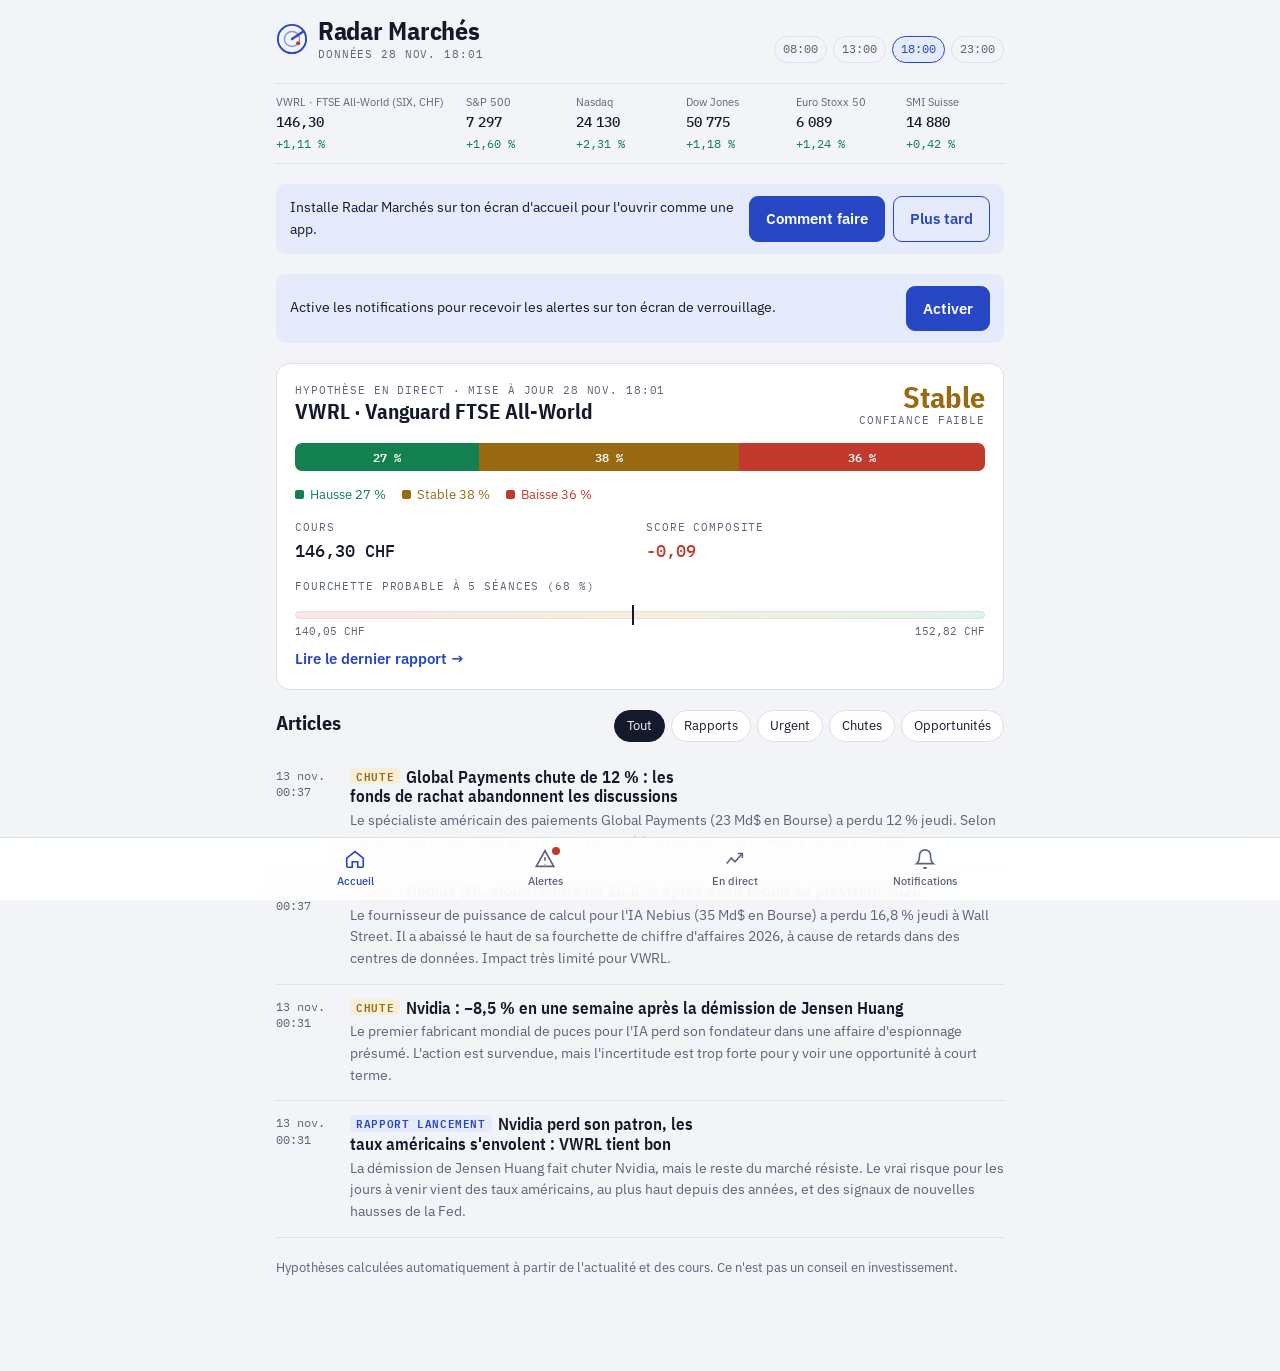
<file: index.html>
<!doctype html>
<html lang="fr">
<head>
<meta charset="utf-8">
<meta name="viewport" content="width=device-width,initial-scale=1,viewport-fit=cover">
<title>Radar Marchés</title>
<meta name="description" content="Rapports de marché, alertes urgentes et hypothèses calculées pour VWRL et tes favoris.">
<meta name="theme-color" content="#F3F4F7" media="(prefers-color-scheme: light)">
<meta name="theme-color" content="#0E1220" media="(prefers-color-scheme: dark)">
<meta name="apple-mobile-web-app-capable" content="yes">
<meta name="mobile-web-app-capable" content="yes">
<meta name="apple-mobile-web-app-title" content="Radar">
<meta name="apple-mobile-web-app-status-bar-style" content="default">
<link rel="manifest" href="manifest.webmanifest">
<link rel="icon" href="icons/icon.svg" type="image/svg+xml">
<link rel="apple-touch-icon" href="icons/apple-touch-icon.png">
<link rel="preconnect" href="https://fonts.googleapis.com">
<link rel="stylesheet" href="https://fonts.googleapis.com/css2?family=IBM+Plex+Mono:wght@400;500;600&family=IBM+Plex+Sans+Condensed:wght@500;600;700&family=IBM+Plex+Sans:wght@400;500;600&display=swap">
<link rel="stylesheet" href="style.css">
</head>
<body>
<div class="wrap">
  <header class="top">
    <a class="brand" href="#accueil" style="text-decoration:none;color:inherit">
      <svg width="32" height="32" viewBox="0 0 34 34" aria-hidden="true"><circle cx="17" cy="17" r="15" fill="none" stroke="var(--accent)" stroke-width="2"/><circle cx="17" cy="17" r="8" fill="none" stroke="var(--accent)" stroke-width="1.5" opacity=".55"/><path d="M17 17 L29 9" stroke="var(--accent)" stroke-width="2.4" stroke-linecap="round"/><circle cx="23.5" cy="21.5" r="2.2" fill="var(--down)"/></svg>
      <div><h1>Radar Marchés</h1><div class="label" id="updated">Chargement…</div></div>
    </a>
    <div class="editions" id="editions" aria-label="Rapports quotidiens (heure suisse)"></div>
  </header>
  <div class="tape" aria-label="Cotations"><div class="tape-in" id="tape"></div></div>
  <main id="view"></main>
</div>
<div class="tabbar">
  <nav aria-label="Navigation">
    <a href="#accueil" data-tab="accueil"><svg viewBox="0 0 24 24" fill="none" stroke="currentColor" stroke-width="1.8"><path d="M3 11l9-7 9 7v9a1 1 0 01-1 1h-5v-6h-6v6H4a1 1 0 01-1-1z"/></svg>Accueil</a>
    <a href="#alertes" data-tab="alertes"><svg viewBox="0 0 24 24" fill="none" stroke="currentColor" stroke-width="1.8"><path d="M12 3l9.5 17H2.5z"/><path d="M12 10v4M12 17.5v.5"/></svg>Alertes<span class="dot" id="alert-dot" hidden></span></a>
    <a href="#direct" data-tab="direct"><svg viewBox="0 0 24 24" fill="none" stroke="currentColor" stroke-width="1.8"><path d="M3 17l5-6 4 4 8-9"/><path d="M15 6h5v5"/></svg>En direct</a>
    <a href="#reglages" data-tab="reglages"><svg viewBox="0 0 24 24" fill="none" stroke="currentColor" stroke-width="1.8"><path d="M6 8a6 6 0 1112 0c0 7 3 9 3 9H3s3-2 3-9"/><path d="M10.3 21a1.94 1.94 0 003.4 0"/></svg>Notifications</a>
  </nav>
</div>
<script src="app.js"></script>
</body>
</html>
</file>
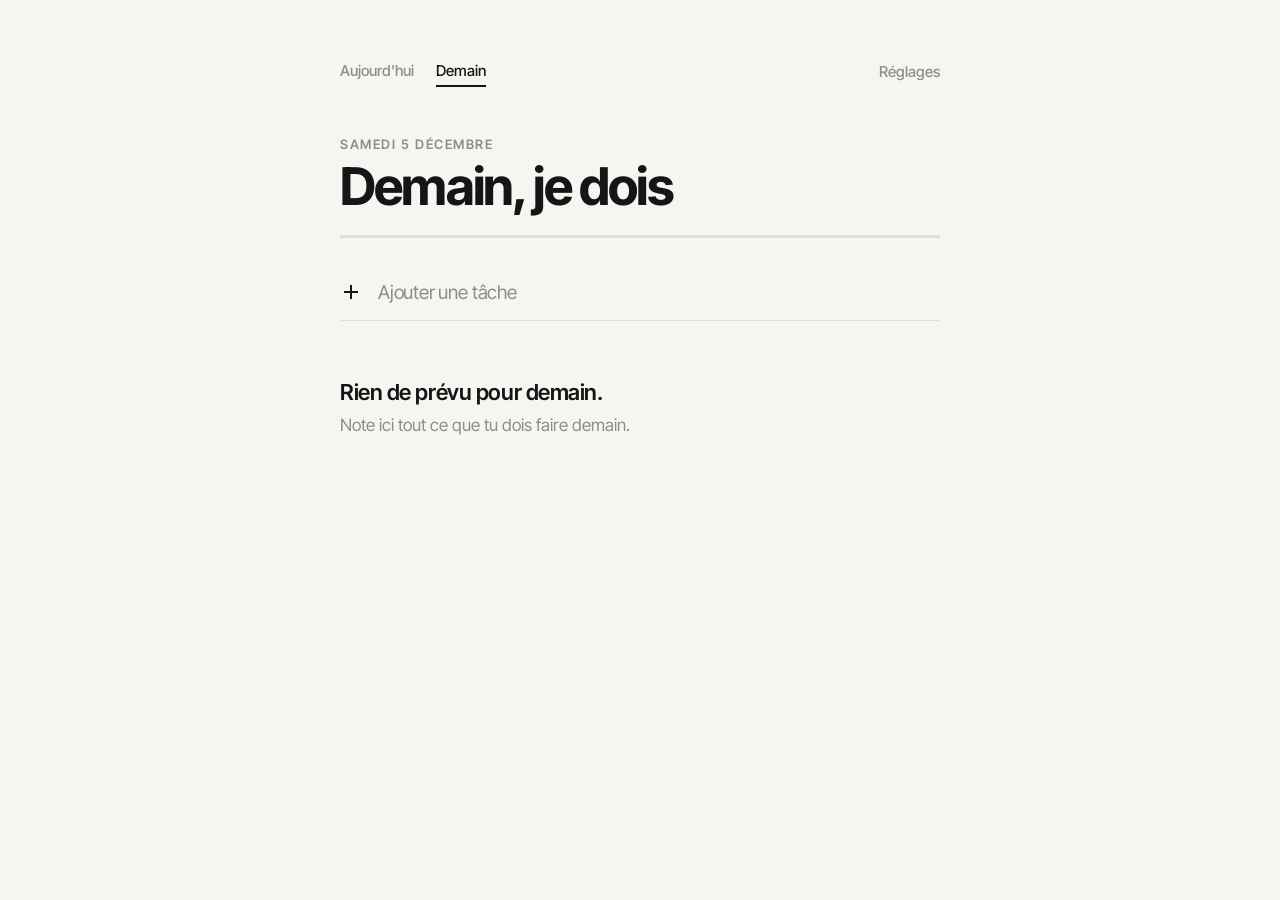
<file: demain/index.html>
<!doctype html>
<html lang="fr">
<head>
<meta charset="utf-8">
<meta name="viewport" content="width=device-width,initial-scale=1,viewport-fit=cover">
<title>Demain</title>
<meta name="description" content="Les choses à faire demain, sans oublier et sans reporter.">
<meta name="theme-color" content="#F6F5F1" media="(prefers-color-scheme: light)">
<meta name="theme-color" content="#111111" media="(prefers-color-scheme: dark)">
<meta name="apple-mobile-web-app-capable" content="yes">
<meta name="mobile-web-app-capable" content="yes">
<meta name="apple-mobile-web-app-title" content="Demain">
<meta name="apple-mobile-web-app-status-bar-style" content="default">
<link rel="manifest" href="manifest.webmanifest">
<link rel="icon" href="icons/icon.svg" type="image/svg+xml">
<link rel="apple-touch-icon" href="icons/apple-touch-icon.png">
<link rel="preconnect" href="https://fonts.googleapis.com">
<link rel="preconnect" href="https://fonts.gstatic.com" crossorigin>
<link rel="stylesheet" href="https://fonts.googleapis.com/css2?family=Inter+Tight:wght@400;500;600;700&display=swap">
<link rel="stylesheet" href="style.css">
</head>
<body>
<div class="app">
  <header class="top">
    <nav class="days" id="days" aria-label="Jour">
      <button type="button" data-day="today">Aujourd'hui</button>
      <button type="button" data-day="tomorrow">Demain</button>
    </nav>
    <button type="button" class="txt" id="open-settings">Réglages</button>
  </header>

  <section class="hero">
    <p class="date" id="date"></p>
    <div class="hero-row">
      <h1 id="title">Demain, je dois</h1>
      <p class="score" id="score" aria-label="Avancement"></p>
    </div>
    <div class="bar" aria-hidden="true"><i id="bar"></i></div>
  </section>

  <nav class="filters" id="filters" aria-label="Sections"></nav>

  <form class="add" id="add" autocomplete="off">
    <div class="add-line">
      <span class="add-plus" aria-hidden="true"></span>
      <input id="add-input" placeholder="Ajouter une tâche" aria-label="Nouvelle tâche" enterkeyhint="done">
    </div>
    <div class="add-opts">
      <div class="pick" id="add-prio" aria-label="Importance">
        <button type="button" data-v="0">Normal</button>
        <button type="button" data-v="1">Important</button>
        <button type="button" data-v="2">Urgent</button>
      </div>
      <label class="add-time">Rappel <input type="time" id="add-time" aria-label="Heure du rappel"></label>
      <button type="submit" class="go">Ajouter</button>
    </div>
  </form>

  <div id="nudge"></div>
  <main id="list" aria-live="polite"></main>
</div>

<!-- Panneau : modifier une tâche -->
<div class="panel-wrap" id="task-panel" hidden>
  <div class="scrim" data-close></div>
  <form class="panel" id="task-form" autocomplete="off">
    <div class="panel-top">
      <span class="kicker">Modifier</span>
      <button type="button" class="txt" data-close>Fermer</button>
    </div>
    <input class="in-title" name="title" placeholder="Tâche" required aria-label="Titre">
    <textarea class="in-note" name="note" rows="2" placeholder="Détails (facultatif)" aria-label="Détails"></textarea>

    <p class="label">Importance</p>
    <div class="pick" id="f-prio">
      <button type="button" data-v="0">Normal</button>
      <button type="button" data-v="1">Important</button>
      <button type="button" data-v="2">Urgent</button>
    </div>

    <p class="label">Rappel</p>
    <div class="line">
      <input type="time" name="remind" class="in-time" aria-label="Heure du rappel">
      <button type="button" class="txt muted" id="clear-remind">Aucun rappel</button>
    </div>

    <div id="f-section-wrap">
      <p class="label">Section</p>
      <div class="pick wrap" id="f-section"></div>
    </div>

    <div class="panel-actions">
      <button type="submit" class="go">Enregistrer</button>
      <button type="button" class="txt danger" id="delete-task">Supprimer</button>
    </div>
  </form>
</div>

<!-- Panneau : réglages -->
<div class="panel-wrap" id="settings-panel" hidden>
  <div class="scrim" data-close></div>
  <div class="panel">
    <div class="panel-top">
      <span class="kicker">Réglages</span>
      <button type="button" class="txt" data-close>Fermer</button>
    </div>

    <h2>Sections</h2>
    <p class="help">Facultatives. Sans section, tout est trié par importance.</p>
    <div id="sections-list"></div>
    <form class="line add-sec" id="add-section" autocomplete="off">
      <input class="in-line" name="secname" placeholder="Nouvelle section" maxlength="24" aria-label="Nouvelle section">
      <button type="submit" class="txt strong">Ajouter</button>
    </form>

    <h2>Pour ne rien oublier</h2>
    <label class="opt">
      <span><b>Récap du matin</b><small>La liste de ta journée, au réveil.</small></span>
      <input type="time" class="in-time" id="morning-time">
      <input type="checkbox" class="toggle" id="morning-on" aria-label="Activer le récap du matin">
    </label>
    <label class="opt">
      <span><b>Bilan du soir</b><small>Ce qu'il te reste à faire, s'il reste quelque chose.</small></span>
      <input type="time" class="in-time" id="evening-time">
      <input type="checkbox" class="toggle" id="evening-on" aria-label="Activer le bilan du soir">
    </label>

    <h2>Notifications</h2>
    <label class="field">
      <span>Sujet ntfy <small>(rappels même appli fermée)</small></span>
      <input class="in-line" id="ntfy-topic" placeholder="ex. demain-7k2p9xq" spellcheck="false" autocapitalize="off">
    </label>
    <p class="help">Installe l'appli ntfy (iPhone, Android ou PC) et abonne-toi à ce sujet. Le texte des rappels passe par ntfy.sh : choisis un sujet difficile à deviner.</p>
    <div class="line">
      <button type="button" class="txt strong" id="ntfy-test">Envoyer un test</button>
      <button type="button" class="txt strong" id="ask-notif">Notifications du navigateur</button>
    </div>
    <div class="line">
      <button type="button" class="txt strong" id="export-ics">Exporter les rappels de demain (.ics)</button>
    </div>
  </div>
</div>

<div class="toast" id="toast" role="status" hidden></div>

<script src="app.js"></script>
</body>
</html>
</file>
<file: style.css>
/* Colonne de lecture unique (760px max), bandeau de cotations en tête,
   barre d'onglets fixe en bas sur téléphone comme une app native. */
:root{
  --bg:#F3F4F7; --surface:#FFFFFF; --ink:#141A2B; --muted:#5B6478; --line:#DCE0E8;
  --accent:#2747C4; --accent-soft:#E6EBFB;
  --up:#13804F; --up-soft:#E2F4EA; --down:#C23A2B; --down-soft:#FBE7E4;
  --flat:#9A6A12; --flat-soft:#F8EFD9; --opp:#0F7C86; --opp-soft:#DDF2F3;
  --f-display:"IBM Plex Sans Condensed","Arial Narrow",system-ui,sans-serif;
  --f-body:"IBM Plex Sans",system-ui,-apple-system,"Segoe UI",sans-serif;
  --f-data:"IBM Plex Mono",ui-monospace,"SFMono-Regular",Menlo,monospace;
  --r:10px; --tabbar:62px;
  color-scheme:light;
}
@media (prefers-color-scheme:dark){:root{
  --bg:#0E1220; --surface:#161B2C; --ink:#E7EAF3; --muted:#98A1B6; --line:#2A3147;
  --accent:#8EA6FF; --accent-soft:#1F2A52;
  --up:#4CC98B; --up-soft:#123526; --down:#FF7F70; --down-soft:#3D1A17;
  --flat:#E1B458; --flat-soft:#3A2D10; --opp:#4FC9D3; --opp-soft:#0F3236; color-scheme:dark}}
*{box-sizing:border-box}
html{-webkit-text-size-adjust:100%}
body{margin:0;background:var(--bg);color:var(--ink);font-family:var(--f-body);font-size:15px;line-height:1.55;-webkit-tap-highlight-color:transparent}
.wrap{max-width:760px;margin:0 auto;padding-left:max(16px,env(safe-area-inset-left));padding-right:max(16px,env(safe-area-inset-right));padding-top:calc(16px + env(safe-area-inset-top));padding-bottom:calc(var(--tabbar) + 32px + env(safe-area-inset-bottom));display:flex;flex-direction:column;gap:20px}
h1,h2,h3{font-family:var(--f-display);text-wrap:balance;margin:0;line-height:1.15}
a{color:var(--accent)}
.num{font-family:var(--f-data);font-variant-numeric:tabular-nums}
.muted{color:var(--muted)}
.label{font-family:var(--f-data);font-size:11px;letter-spacing:.08em;text-transform:uppercase;color:var(--muted)}
button,input{font:inherit;color:inherit}
:focus-visible{outline:2px solid var(--accent);outline-offset:2px}
.up{color:var(--up)} .down{color:var(--down)} .flat{color:var(--flat)}

.top{display:flex;justify-content:space-between;align-items:flex-end;gap:12px;flex-wrap:wrap}
.brand{display:flex;align-items:center;gap:10px}
.brand h1{font-size:26px;font-weight:700;letter-spacing:-.01em}
.editions{display:flex;gap:6px;flex-wrap:wrap}
.ed{font-family:var(--f-data);font-size:12px;padding:3px 8px;border-radius:999px;border:1px solid var(--line);color:var(--muted)}
.ed.next{border-color:var(--accent);color:var(--accent);background:var(--accent-soft)}

.tape{overflow-x:auto;border-top:1px solid var(--line);border-bottom:1px solid var(--line);scrollbar-width:none}
.tape::-webkit-scrollbar{display:none}
.tape-in{display:flex;gap:22px;padding:10px 0;width:max-content}
.tk{display:flex;flex-direction:column;gap:1px;min-width:88px}
.tk .n{font-size:11px;color:var(--muted);white-space:nowrap}
.tk .p{font-family:var(--f-data);font-size:14px;font-weight:500}
.tk .c{font-family:var(--f-data);font-size:12px}

.alerts{display:flex;flex-direction:column;gap:8px}
.alert{display:grid;grid-template-columns:auto 1fr;gap:4px 12px;padding:12px 14px;border-radius:var(--r);text-decoration:none;color:var(--ink);border:1px solid transparent}
.alert .k{grid-row:span 2;font-family:var(--f-data);font-size:11px;font-weight:600;letter-spacing:.06em;padding:3px 7px;border-radius:5px;align-self:start;text-transform:uppercase}
.alert strong{font-weight:600;line-height:1.3}
.alert small{color:var(--muted)}
.t-urgent{background:var(--down-soft);border-color:color-mix(in srgb,var(--down) 35%,transparent)}
.t-urgent .k{background:var(--down);color:var(--surface)}
.t-chute{background:var(--flat-soft);border-color:color-mix(in srgb,var(--flat) 35%,transparent)}
.t-chute .k{background:var(--flat);color:var(--surface)}
.t-opportunite{background:var(--opp-soft);border-color:color-mix(in srgb,var(--opp) 35%,transparent)}
.t-opportunite .k{background:var(--opp);color:var(--surface)}

.card{background:var(--surface);border:1px solid var(--line);border-radius:14px;padding:18px;display:flex;flex-direction:column;gap:14px}
.hyp-head{display:flex;justify-content:space-between;align-items:flex-start;gap:12px;flex-wrap:wrap}
.hyp-head h2{font-size:21px}
.verdict{font-family:var(--f-display);font-weight:700;font-size:30px;line-height:1}
.prob{display:flex;height:28px;border-radius:7px;overflow:hidden;font-family:var(--f-data);font-size:12px;font-weight:600}
.prob div{display:flex;align-items:center;justify-content:center;color:var(--surface);min-width:0;white-space:nowrap;overflow:hidden}
.prob .pu{background:var(--up)} .prob .pf{background:var(--flat)} .prob .pd{background:var(--down)}
.legend{display:flex;gap:16px;flex-wrap:wrap;font-size:13px}
.legend span::before{content:"";display:inline-block;width:9px;height:9px;border-radius:2px;margin-right:6px;background:currentColor}
.stats{display:grid;grid-template-columns:repeat(auto-fit,minmax(130px,1fr));gap:12px}
.stat{display:flex;flex-direction:column;gap:2px}
.stat b{font-family:var(--f-data);font-size:17px;font-weight:500}
.range{position:relative;height:34px;margin-top:4px}
.range .bar{position:absolute;left:0;right:0;top:12px;height:8px;border-radius:4px;background:linear-gradient(90deg,var(--down-soft),var(--flat-soft),var(--up-soft));border:1px solid var(--line)}
.range .mk{position:absolute;top:6px;width:2px;height:20px;background:var(--ink);transform:translateX(-1px)}
.range .lo,.range .hi{position:absolute;top:24px;font-family:var(--f-data);font-size:11px;color:var(--muted)}
.range .hi{right:0}
.more{align-self:flex-start;font-weight:600;text-decoration:none}
.more::after{content:" →"}
.minis{display:grid;grid-template-columns:repeat(auto-fit,minmax(200px,1fr));gap:10px}
.mini{background:var(--surface);border:1px solid var(--line);border-radius:var(--r);padding:12px;display:flex;flex-direction:column;gap:8px}
.mini .prob{height:10px;font-size:0}

.section-h{display:flex;justify-content:space-between;align-items:baseline;gap:10px;flex-wrap:wrap}
.section-h h2{font-size:20px}
.chips{display:flex;gap:6px;flex-wrap:wrap}
.chip{border:1px solid var(--line);background:var(--surface);border-radius:999px;padding:5px 12px;font-size:13px;cursor:pointer}
.chip[aria-pressed="true"]{background:var(--ink);color:var(--bg);border-color:var(--ink)}
.feed{display:flex;flex-direction:column}
.item{display:grid;grid-template-columns:62px 1fr;gap:12px;padding:14px 0;border-bottom:1px solid var(--line);text-decoration:none;color:var(--ink)}
.item .when{font-family:var(--f-data);font-size:12px;color:var(--muted);line-height:1.35}
.item h3{font-size:17px;font-weight:600;margin-bottom:3px}
.item p{margin:0;color:var(--muted);font-size:14px;min-width:0}
.tag{display:inline-block;font-family:var(--f-data);font-size:10.5px;font-weight:600;letter-spacing:.06em;text-transform:uppercase;padding:2px 6px;border-radius:4px;margin-right:6px;vertical-align:2px}
.tag.rapport{background:var(--accent-soft);color:var(--accent)}
.tag.urgent{background:var(--down-soft);color:var(--down)}
.tag.chute{background:var(--flat-soft);color:var(--flat)}
.tag.opportunite{background:var(--opp-soft);color:var(--opp)}
.tag.actu,.tag.neutre{background:color-mix(in srgb,var(--muted) 15%,transparent);color:var(--muted)}
.tag.hausse{background:var(--up-soft);color:var(--up)}
.tag.baisse{background:var(--down-soft);color:var(--down)}
.empty{padding:22px;border:1px dashed var(--line);border-radius:var(--r);color:var(--muted);text-align:center}

.back{text-decoration:none;font-weight:600;align-self:flex-start}
.back::before{content:"← "}
.art{display:flex;flex-direction:column;gap:18px}
.art h1{font-size:28px;font-weight:700}
.chapeau{font-size:17px;line-height:1.6;margin:0}
.prose{max-width:65ch;display:flex;flex-direction:column;gap:16px}
.prose h2{font-size:19px;margin-top:6px}
.prose p{margin:0}
.factors{overflow-x:auto}
table{border-collapse:collapse;width:100%;font-size:13.5px}
th{text-align:left;font-weight:500;color:var(--muted);font-size:12px;padding:6px 8px;border-bottom:1px solid var(--line)}
td{padding:8px;border-bottom:1px solid var(--line);vertical-align:top}
.sig{display:flex;align-items:center;gap:6px;min-width:120px}
.sig .track{position:relative;flex:1;height:8px;background:color-mix(in srgb,var(--muted) 14%,transparent);border-radius:4px}
.sig .track i{position:absolute;top:0;bottom:0;border-radius:4px}
.sig .track::after{content:"";position:absolute;left:50%;top:-2px;bottom:-2px;width:1px;background:var(--muted)}
.srcs{display:flex;flex-direction:column;gap:4px;padding:0;margin:0;list-style:none}
.srcs li{display:flex;flex-direction:column;padding:8px 0;border-bottom:1px solid var(--line)}
.srcs li small{color:var(--muted)}
.rel{display:inline-flex;font-size:13px;padding:4px 10px;border-radius:999px;background:var(--accent-soft);color:var(--accent);align-self:flex-start}
.disclaimer{font-size:12.5px;color:var(--muted);margin:0}

.steps{margin:0;padding-left:20px;display:flex;flex-direction:column;gap:8px}
.field{display:flex;gap:8px;flex-wrap:wrap}
.field input{flex:1 1 180px;min-width:0;padding:10px 12px;border:1px solid var(--line);border-radius:8px;background:var(--surface);font-family:var(--f-data);font-size:13px}
.btn{display:inline-flex;align-items:center;justify-content:center;padding:10px 16px;border-radius:9px;border:1px solid var(--accent);background:var(--accent);color:var(--surface);font-weight:600;cursor:pointer;text-decoration:none}
.btn.ghost{background:transparent;color:var(--accent)}
.row{display:flex;gap:8px;flex-wrap:wrap}
.ok{color:var(--up);font-weight:600}
.banner{display:flex;gap:12px;align-items:center;justify-content:space-between;flex-wrap:wrap;padding:12px 14px;border-radius:var(--r);background:var(--accent-soft);color:var(--ink)}
.banner p{margin:0;font-size:14px;flex:1 1 220px}

.tabbar{position:fixed;left:0;right:0;bottom:0;z-index:20;background:color-mix(in srgb,var(--surface) 92%,transparent);backdrop-filter:blur(12px);-webkit-backdrop-filter:blur(12px);border-top:1px solid var(--line);padding-bottom:env(safe-area-inset-bottom);padding-left:env(safe-area-inset-left);padding-right:env(safe-area-inset-right)}
.tabbar nav{max-width:760px;margin:0 auto;display:grid;grid-template-columns:repeat(4,1fr);height:var(--tabbar)}
.tabbar a{display:flex;flex-direction:column;align-items:center;justify-content:center;gap:3px;text-decoration:none;color:var(--muted);font-size:11px;font-weight:500;position:relative}
.tabbar a[aria-current="page"]{color:var(--accent)}
.tabbar svg{width:22px;height:22px}
.tabbar .dot{position:absolute;top:9px;left:calc(50% + 7px);width:8px;height:8px;border-radius:50%;background:var(--down)}
@media (max-width:480px){.brand h1{font-size:23px}.art h1{font-size:24px}.verdict{font-size:26px}.item{grid-template-columns:1fr;gap:4px}}
@media (prefers-reduced-motion:no-preference){.prob div{transition:width .5s ease}}
td.num{white-space:nowrap}
</file>
<file: demain/style.css>
:root{
  --paper:#F6F5F1; --ink:#151515; --soft:#4A4A47; --muted:#8E8D88; --line:#E2E0D9; --raise:#FFFFFF;
  --hot:#E5383B; --hot-soft:#FBE6E4;
  --f:"Inter Tight",-apple-system,BlinkMacSystemFont,"Segoe UI",system-ui,Roboto,Arial,sans-serif;
  color-scheme:light;
}
@media (prefers-color-scheme:dark){
  :root{
    --paper:#111111; --ink:#EDECE8; --soft:#B5B4AF; --muted:#76756F; --line:#262624; --raise:#1A1A19;
    --hot:#FF5A5C; --hot-soft:#2E1717; color-scheme:dark;
  }
}
*{box-sizing:border-box}
html{-webkit-text-size-adjust:100%}
body{margin:0;background:var(--paper);color:var(--ink);font-family:var(--f);font-size:17px;line-height:1.4;
  -webkit-font-smoothing:antialiased;-webkit-tap-highlight-color:transparent}
button,input,textarea{font:inherit;color:inherit}
button{cursor:pointer;background:none;border:0;padding:0}
[hidden]{display:none!important}
:focus-visible{outline:2px solid var(--ink);outline-offset:3px;border-radius:2px}

.app{max-width:640px;margin:0 auto;padding:calc(env(safe-area-inset-top) + 20px) 20px calc(env(safe-area-inset-bottom) + 80px)}
@media (min-width:900px){.app{padding-top:56px}}

/* Barre du haut */
.top{display:flex;align-items:center;justify-content:space-between;gap:16px}
.days{display:flex;gap:22px}
.days button{font-size:15px;font-weight:500;color:var(--muted);padding:4px 0;border-bottom:2px solid transparent;transition:color .15s}
.days button[aria-current="true"]{color:var(--ink);border-color:var(--ink)}
.days button:hover{color:var(--ink)}
.txt{font-size:15px;color:var(--muted);font-weight:500}
.txt:hover{color:var(--ink)}
.txt.strong{color:var(--ink);font-weight:600}
.txt.danger{color:var(--hot)}
.txt:disabled{opacity:.4;cursor:default}

/* En-tête */
.hero{margin-top:48px}
.date{margin:0;font-size:13px;font-weight:600;letter-spacing:.12em;text-transform:uppercase;color:var(--muted)}
.hero-row{display:flex;align-items:flex-end;justify-content:space-between;gap:16px;margin-top:8px}
h1{margin:0;font-size:clamp(34px,8.5vw,52px);font-weight:700;letter-spacing:-.035em;line-height:1}
.score{margin:0;font-size:clamp(34px,8.5vw,52px);font-weight:400;letter-spacing:-.04em;line-height:1;font-variant-numeric:tabular-nums;color:var(--muted);white-space:nowrap}
.score b{font-weight:700;color:var(--ink)}
.bar{height:3px;background:var(--line);margin-top:22px;overflow:hidden}
.bar i{display:block;height:100%;width:0;background:var(--ink);transition:width .5s cubic-bezier(.2,.8,.2,1)}

/* Filtres par section */
.filters{display:flex;flex-wrap:wrap;gap:8px;margin-top:22px}
.filters:empty{display:none}
.filters button{font-size:14px;font-weight:500;padding:5px 12px;border:1px solid var(--line);border-radius:99px;color:var(--soft)}
.filters button[aria-pressed="true"]{background:var(--ink);border-color:var(--ink);color:var(--paper)}

/* Ajout */
.add{margin-top:26px;border-bottom:1px solid var(--line)}
.add-line{display:flex;align-items:center;gap:14px;height:56px}
.add-plus{width:22px;height:22px;flex:none;position:relative}
.add-plus::before,.add-plus::after{content:"";position:absolute;left:50%;top:50%;width:14px;height:2px;background:var(--ink);transform:translate(-50%,-50%)}
.add-plus::after{transform:translate(-50%,-50%) rotate(90deg)}
.add input#add-input{flex:1;min-width:0;border:0;outline:0;background:none;font-size:19px;font-weight:500;height:100%;letter-spacing:-.01em}
.add input#add-input::placeholder{color:var(--muted);font-weight:400}
.add-opts{display:none;align-items:center;flex-wrap:wrap;gap:10px 18px;padding:0 0 16px 36px}
.add.open .add-opts{display:flex}
.add-time{display:flex;align-items:center;gap:8px;font-size:14px;color:var(--muted)}
.go{background:var(--ink);color:var(--paper);font-size:15px;font-weight:600;padding:8px 18px;border-radius:99px;margin-left:auto}
.go:hover{opacity:.85}

/* Choix (importance, section) */
.pick{display:flex;gap:4px;flex-wrap:wrap}
.pick button{font-size:14px;font-weight:500;padding:5px 11px;border-radius:99px;color:var(--muted);border:1px solid transparent}
.pick button:hover{color:var(--ink)}
.pick button[aria-pressed="true"]{color:var(--ink);border-color:var(--ink)}
.pick button[data-v="2"][aria-pressed="true"]{color:var(--hot);border-color:var(--hot)}

.in-time{border:1px solid var(--line);background:var(--raise);border-radius:8px;padding:5px 8px;font-size:15px;font-variant-numeric:tabular-nums;outline:0;min-width:92px}
.in-time:focus{border-color:var(--ink)}

/* Rappel en haut de la liste de demain */
.nudge{display:flex;align-items:center;justify-content:space-between;gap:12px;margin-top:18px;padding:12px 14px;border-radius:10px;background:var(--hot-soft);color:var(--hot);font-size:15px;font-weight:500}
.nudge button{color:var(--hot);font-weight:700;font-size:15px;white-space:nowrap}

/* Liste */
.group-title{margin:34px 0 0;font-size:12px;font-weight:700;letter-spacing:.14em;text-transform:uppercase;color:var(--muted)}
.group-title.hot{color:var(--hot)}
.task{display:grid;grid-template-columns:34px 1fr auto 30px;align-items:start;gap:0 10px;padding:18px 0;border-bottom:1px solid var(--line);position:relative}
.num{font-size:14px;font-weight:500;color:var(--muted);font-variant-numeric:tabular-nums;padding-top:3px}
.t-main{min-width:0;cursor:pointer}
.t-title{font-size:19px;font-weight:500;letter-spacing:-.012em;line-height:1.3;word-wrap:break-word}
.t-note{margin-top:3px;font-size:15px;color:var(--soft);white-space:pre-wrap;word-wrap:break-word}
.t-meta{margin-top:5px;font-size:13px;color:var(--muted);display:flex;flex-wrap:wrap;gap:4px 12px}
.t-meta .late{color:var(--hot);font-weight:600}
.tag{font-size:11px;font-weight:700;letter-spacing:.1em;text-transform:uppercase;padding:3px 7px;border-radius:4px;margin-top:4px;white-space:nowrap}
.tag.p1{border:1px solid var(--ink)}
.tag.p2{background:var(--hot);color:#fff}
.task.p2 .num{color:var(--hot);font-weight:700}
.box{width:26px;height:26px;border:1.5px solid var(--ink);border-radius:6px;display:grid;place-items:center;margin-top:0;transition:background .15s,transform .1s}
.box:active{transform:scale(.9)}
.box svg{width:16px;height:16px;opacity:0;transition:opacity .15s}
.task.done .box{background:var(--ink)}
.task.done .box svg{opacity:1;stroke:var(--paper)}
.task.done .t-title{color:var(--muted);text-decoration:line-through;text-decoration-thickness:1.5px}
.task.done .t-note,.task.done .tag{opacity:.45}
.task.late .box{border-color:var(--hot)}
.task.flash{animation:flash .5s}
@keyframes flash{50%{background:var(--hot-soft)}}

.empty{padding:56px 0 0;color:var(--muted);font-size:17px}
.empty b{display:block;color:var(--ink);font-size:22px;font-weight:600;letter-spacing:-.02em;margin-bottom:6px}

/* Panneaux */
.panel-wrap{position:fixed;inset:0;z-index:20;display:flex;justify-content:flex-end}
.scrim{position:absolute;inset:0;background:rgba(10,10,10,.35);animation:fade .2s}
.panel{position:relative;width:min(440px,100%);height:100%;overflow:auto;background:var(--paper);padding:28px 28px 40px;animation:slide .28s cubic-bezier(.2,.8,.2,1)}
@media (max-width:640px){
  .panel-wrap{align-items:flex-end}
  .panel{height:auto;max-height:92vh;border-radius:18px 18px 0 0;padding:22px 20px calc(env(safe-area-inset-bottom) + 28px);animation-name:up}
}
@keyframes slide{from{transform:translateX(40px);opacity:0}}
@keyframes up{from{transform:translateY(40px);opacity:0}}
@keyframes fade{from{opacity:0}}
.panel-top{display:flex;justify-content:space-between;align-items:center;margin-bottom:22px}
.kicker{font-size:12px;font-weight:700;letter-spacing:.14em;text-transform:uppercase;color:var(--muted)}
.panel h2{font-size:22px;font-weight:700;letter-spacing:-.025em;margin:32px 0 4px}
.panel h2:first-of-type{margin-top:4px}
.in-title{display:block;width:100%;border:0;border-bottom:1px solid var(--line);background:none;outline:0;font-size:24px;font-weight:600;letter-spacing:-.02em;padding:6px 0 12px}
.in-title:focus,.in-line:focus,.in-note:focus{border-color:var(--ink)}
.in-note{display:block;width:100%;border:0;border-bottom:1px solid var(--line);background:none;outline:0;resize:none;padding:12px 0;color:var(--soft)}
.in-line{flex:1;min-width:0;border:0;border-bottom:1px solid var(--line);background:none;outline:0;padding:8px 0}
.label{margin:24px 0 8px;font-size:12px;font-weight:700;letter-spacing:.14em;text-transform:uppercase;color:var(--muted)}
.line{display:flex;align-items:center;gap:16px;margin-top:12px;flex-wrap:wrap}
.panel-actions{display:flex;align-items:center;justify-content:space-between;margin-top:34px}
.panel-actions .go{margin-left:0;padding:11px 24px;font-size:16px}
.help{margin:4px 0 10px;font-size:14px;color:var(--muted)}
.field{display:flex;flex-direction:column;gap:2px;margin-top:10px}
.field > span{font-size:14px;font-weight:600}
.field small{font-weight:400;color:var(--muted)}

.sec-row{display:flex;align-items:center;gap:12px;border-bottom:1px solid var(--line)}
.sec-row input{flex:1;min-width:0;border:0;background:none;outline:0;padding:12px 0;font-weight:500}
.sec-row .n{font-size:13px;color:var(--muted)}
.add-sec{margin-top:6px}

.opt{display:flex;align-items:center;gap:14px;padding:14px 0;border-bottom:1px solid var(--line)}
.opt > span{flex:1;min-width:0}
.opt b{display:block;font-weight:600}
.opt small{display:block;font-size:13px;color:var(--muted)}
.toggle{appearance:none;-webkit-appearance:none;width:44px;height:26px;border-radius:99px;border:1.5px solid var(--line);background:var(--line);position:relative;cursor:pointer;flex:none;margin:0;transition:background .2s,border-color .2s}
.toggle::after{content:"";position:absolute;top:2px;left:2px;width:19px;height:19px;border-radius:50%;background:var(--paper);transition:transform .2s}
.toggle:checked{background:var(--ink);border-color:var(--ink)}
.toggle:checked::after{transform:translateX(18px)}

.toast{position:fixed;left:50%;transform:translateX(-50%);bottom:calc(env(safe-area-inset-bottom) + 24px);z-index:40;max-width:calc(100% - 40px);
  background:var(--ink);color:var(--paper);padding:11px 18px;border-radius:99px;font-size:15px;font-weight:500;animation:fade .2s}

@media (hover:hover){.t-main:hover .t-title{text-decoration:underline;text-decoration-color:var(--line);text-underline-offset:4px}}
@media (prefers-reduced-motion:reduce){*{animation:none!important;transition:none!important}}
</file>
